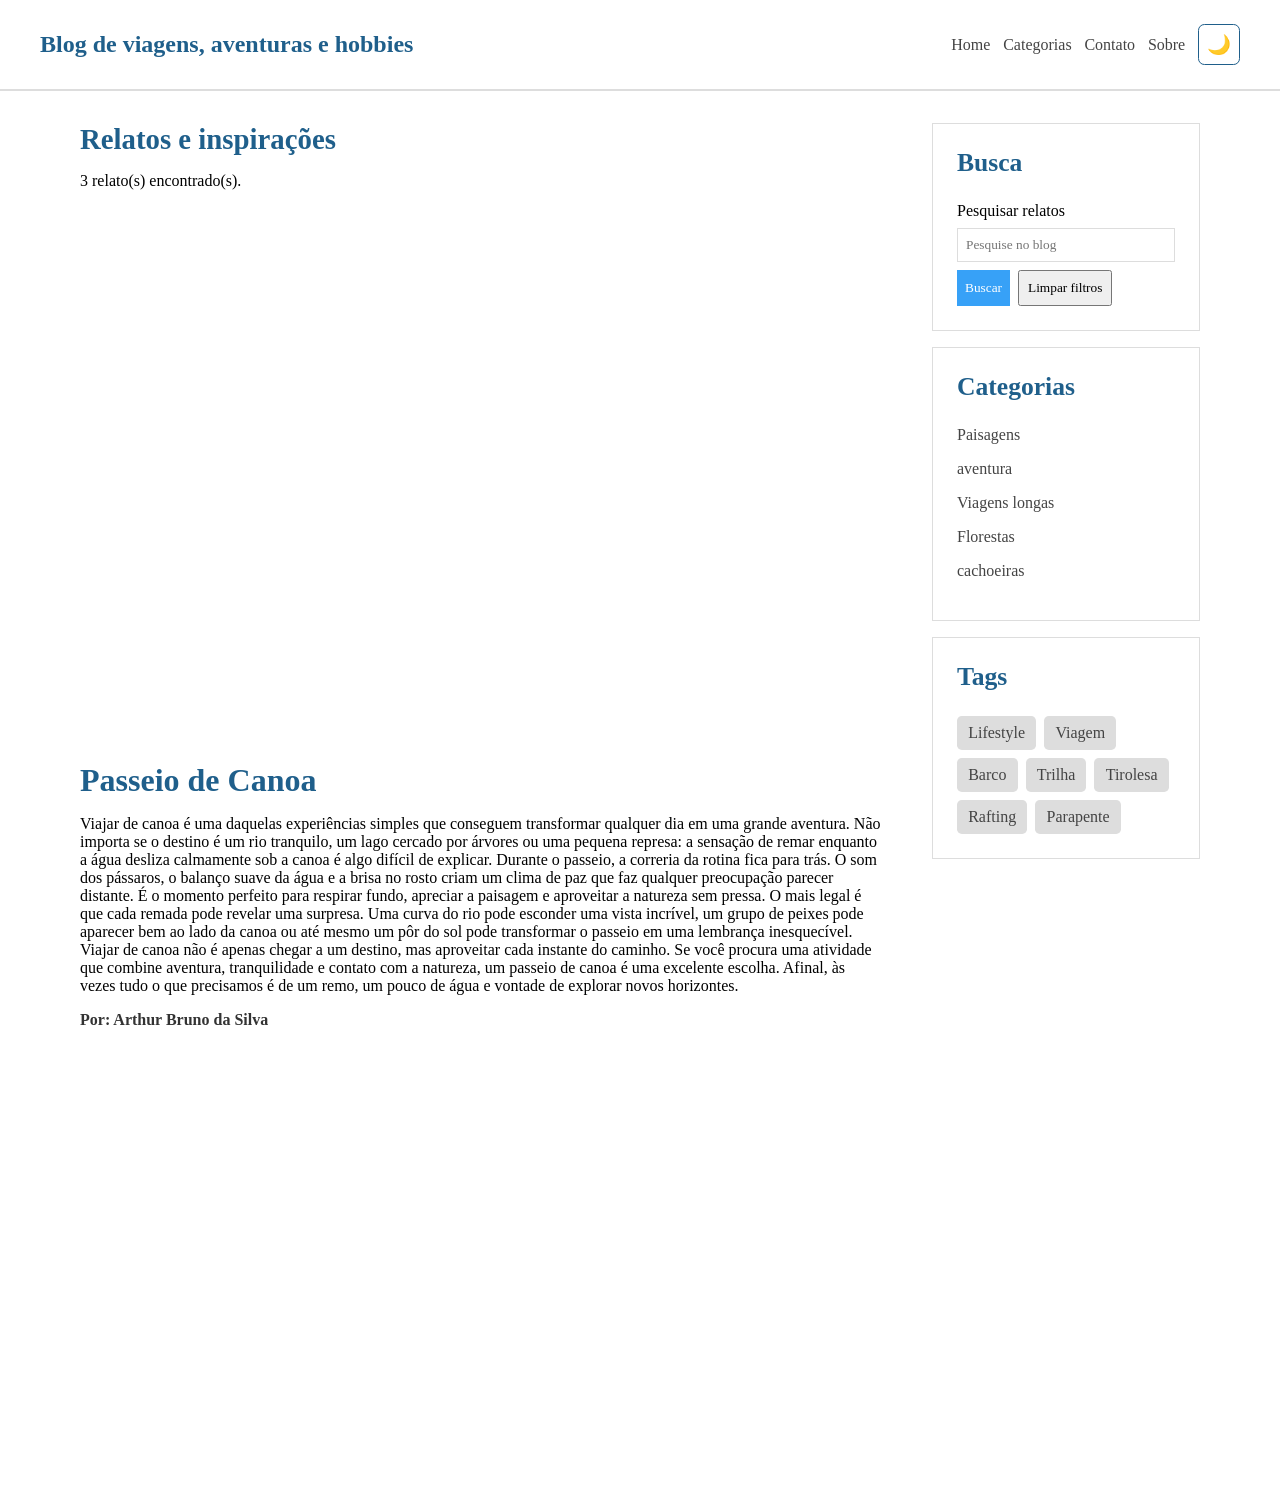
<file: demos/blog/index.html>
<!doctype html>
<html lang="pt-BR"><head><meta charset="utf-8"><meta name="viewport" content="width=device-width, initial-scale=1"><meta http-equiv="refresh" content="0;url=./HTML/index.html"><title>Blog de viagens e hobbies</title></head><body><a href="./HTML/index.html">Abrir o blog de viagens e hobbies</a></body></html>
</file>
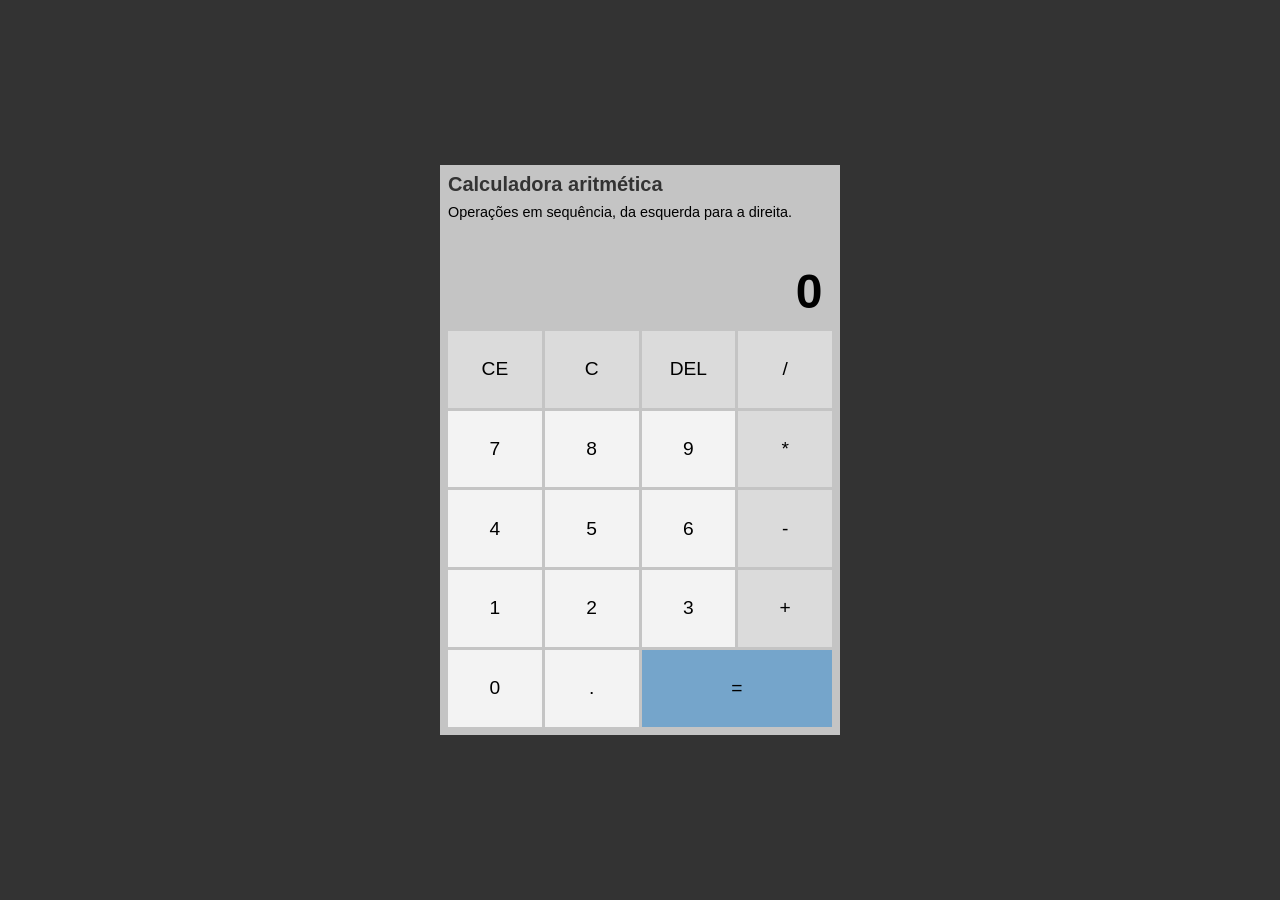
<file: demos/calculadora/index.html>
<!DOCTYPE html>
<html lang="pt-BR">
<head>
    <meta charset="UTF-8">
    <meta name="viewport" content="width=device-width, initial-scale=1.0">
    <link rel="stylesheet" href="styles.css">
    <script src="scripts.js" defer></script>
    <meta name="description" content="Calculadora aritmética com operações básicas e suporte ao teclado.">
    <title>Calculadora aritmética | Arthur Bruno</title>
</head>
<body>
    <main id="calc" aria-labelledby="calculator-title">
        <h1 id="calculator-title">Calculadora aritmética</h1>
        <p>Operações em sequência, da esquerda para a direita.</p>
        <div id="operations">
            <div id="previous-operation"></div>
            <div id="current-operation" role="status" aria-live="polite" aria-label="Resultado">0</div>
        </div>

        <div id="buttons-container">
            <button type="button" aria-label="Limpar entrada atual">CE</button>
            <button type="button" aria-label="Limpar tudo">C</button>
            <button type="button" aria-label="Apagar último dígito">DEL</button>
            <button>/</button>
            <button class="number">7</button>
            <button class="number">8</button>
            <button class="number">9</button>
            <button>*</button>
            <button class="number">4</button>
            <button class="number">5</button>
            <button class="number">6</button>
            <button>-</button>
            <button class="number">1</button>
            <button class="number">2</button>
            <button class="number">3</button>
            <button>+</button>
            <button class="number">0</button>
            <button class="number">.</button>
            <button id="equal-btn">=</button>
        </div>
    </main>
</body>
</html>
</file>
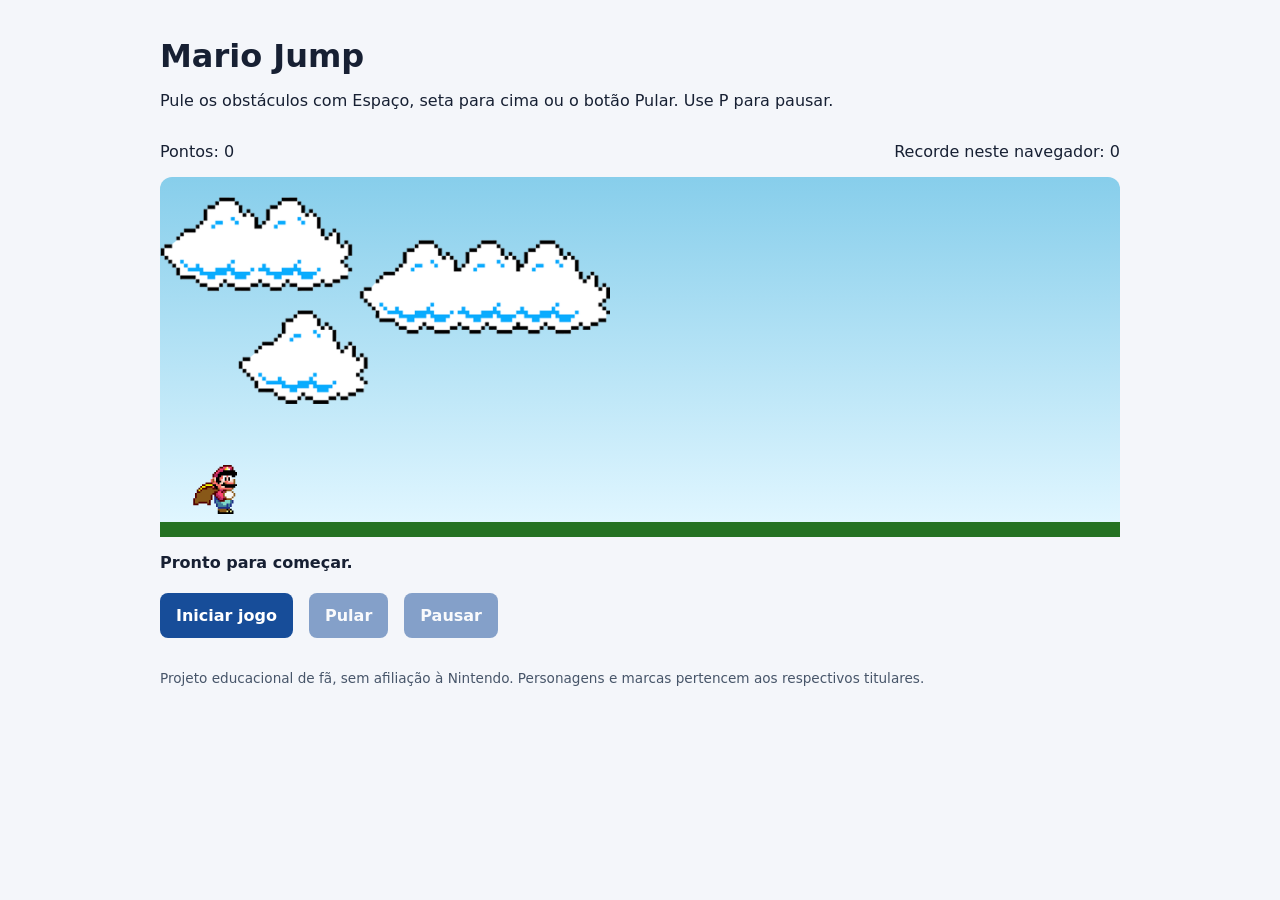
<file: demos/mario/index.html>
<!doctype html>
<html lang="pt-BR">
<head>
<meta charset="utf-8">
<meta name="viewport" content="width=device-width, initial-scale=1">
<meta name="description" content="Jogo de estudo com salto, obstáculos, pontuação e controles por teclado ou toque.">
<title>Mario Jump | Arthur Bruno</title>
<link rel="stylesheet" href="./css/style.css">
<script src="./js/scrypts.js" defer></script>
</head>
<body>
<main>
<h1>Mario Jump</h1>
<p id="instructions">Pule os obstáculos com Espaço, seta para cima ou o botão Pular. Use P para pausar.</p>
<div class="scoreboard"><p>Pontos: <span id="score">0</span></p><p>Recorde neste navegador: <span id="best">0</span></p></div>
<div class="game-board" role="region" aria-label="Área do jogo" aria-describedby="instructions" tabindex="0">
<img src="./images/clouds.png" class="clouds" alt="">
<img src="./images/mario.gif" class="mario" alt="Mario" width="64" height="80">
<img src="./images/pipe.png" class="pipe" alt="Obstáculo" width="50" height="70">
</div>
<p id="game-status" role="status" aria-live="polite">Pronto para começar.</p>
<div class="controls"><button id="start" type="button">Iniciar jogo</button><button id="jump" type="button" disabled>Pular</button><button id="pause" type="button" disabled>Pausar</button></div>
<p class="credits">Projeto educacional de fã, sem afiliação à Nintendo. Personagens e marcas pertencem aos respectivos titulares.</p>
</main>
</body>
</html>
</file>
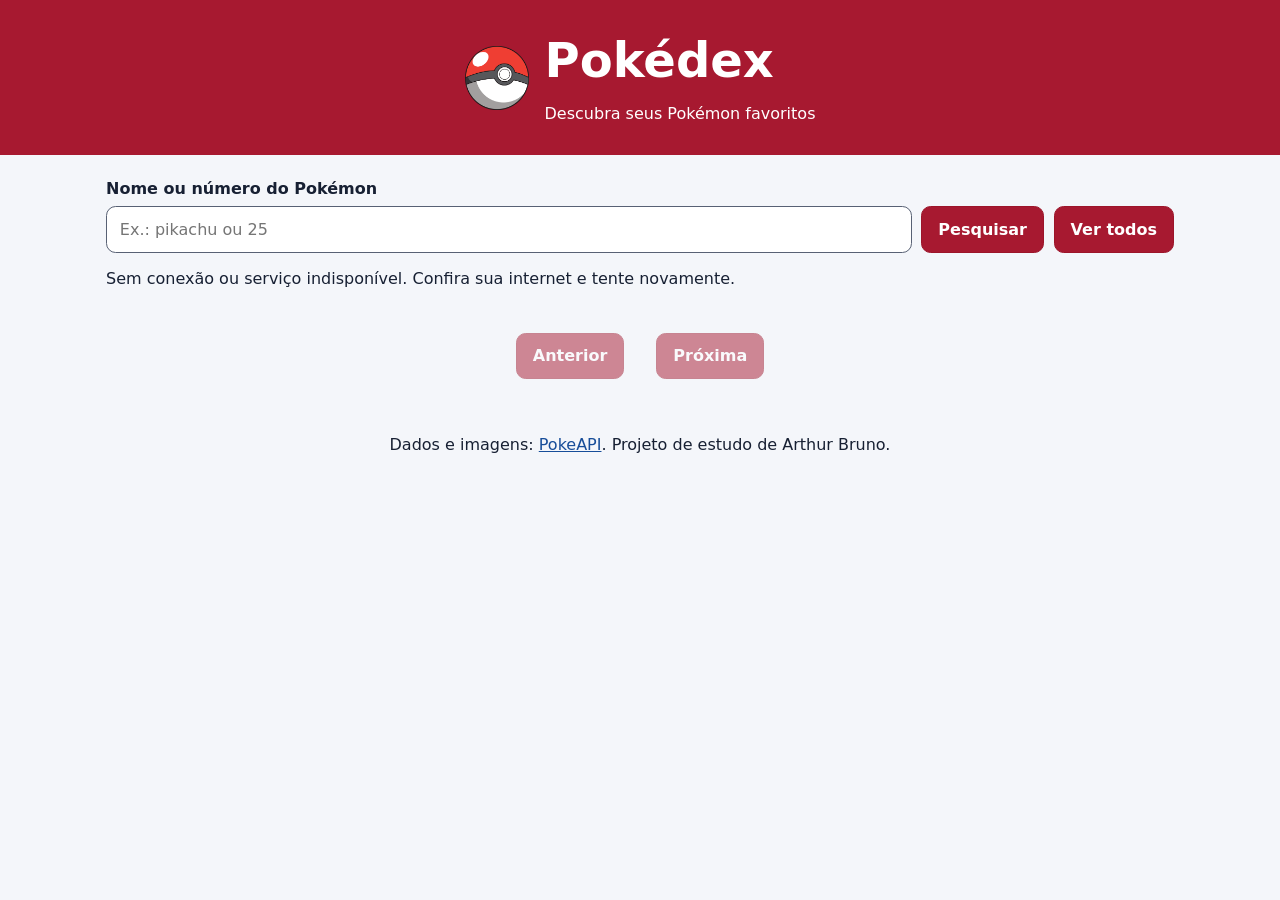
<file: demos/pokedex/index.html>
<!doctype html>
<html lang="pt-BR"><head><meta charset="utf-8"><meta name="viewport" content="width=device-width, initial-scale=1"><meta http-equiv="refresh" content="0;url=./src/index.html"><title>Pokédex</title></head>
<body><a href="./src/index.html">Abrir a Pokédex</a></body></html>
</file>
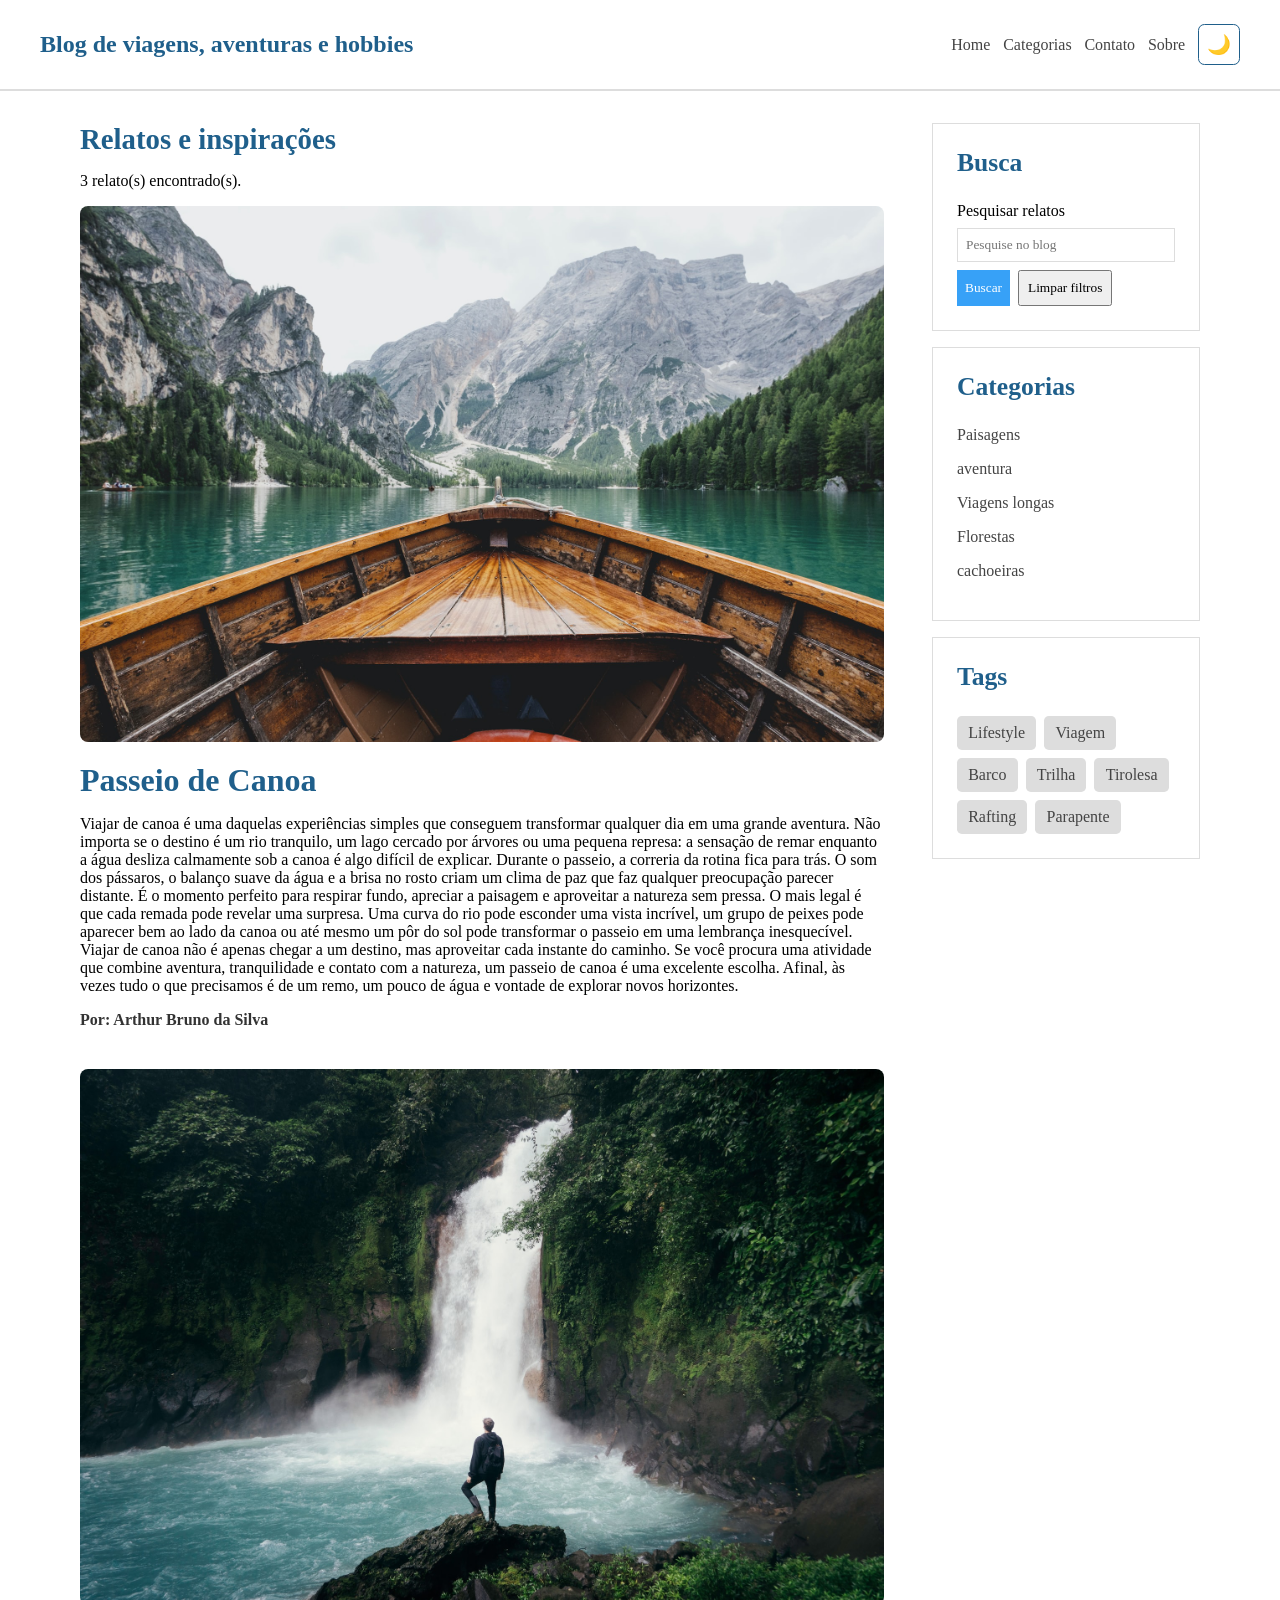
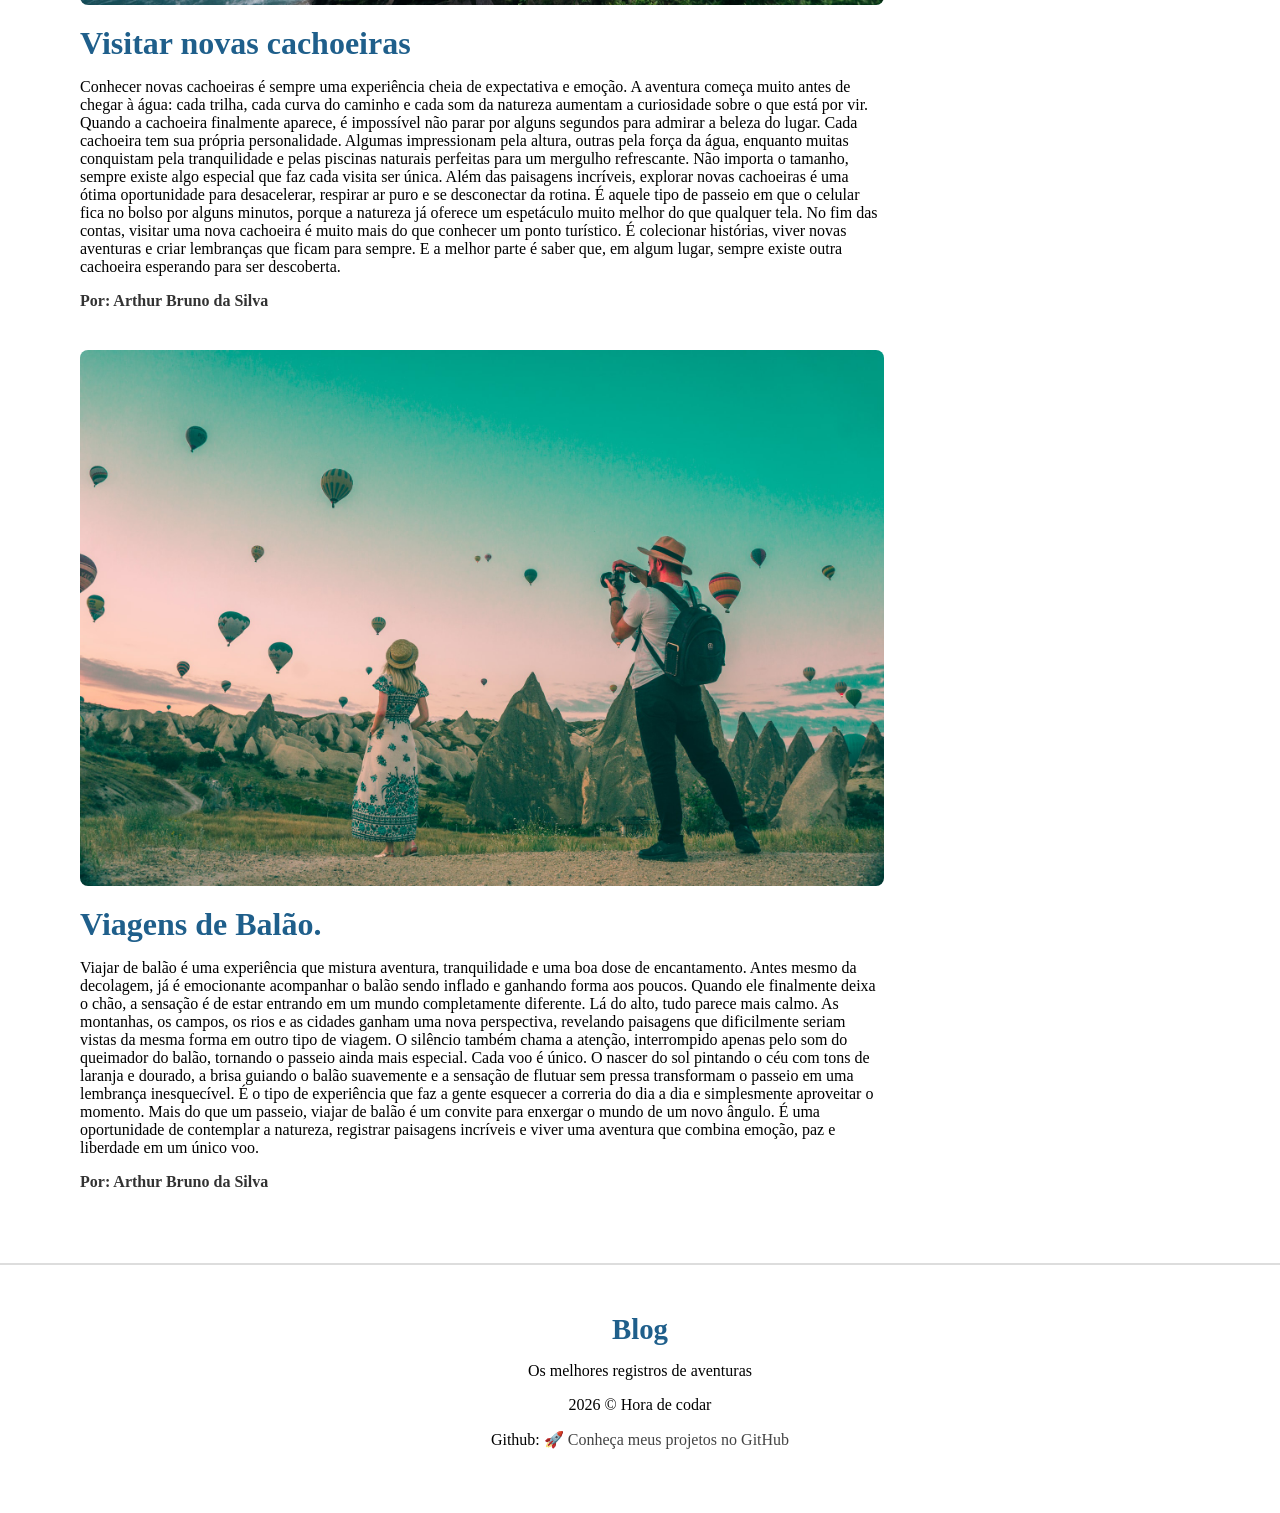
<file: demos/blog/HTML/index.html>
<!doctype html>
<html lang="pt-BR">
  <head>
    <meta charset="UTF-8" />
    <meta name="viewport" content="width=device-width, initial-scale=1.0" />
    <meta name="description" content="Blog de viagens, aventuras e hobbies com dicas, inspirações e relatos para explorar o mundo com mais calma e curiosidade." />
    <meta name="keywords" content="viagens, aventuras, hobbies, natureza, cachoeiras, blog" />
    <meta name="author" content="Arthur Bruno da Silva" />
    <meta name="robots" content="index,follow" />
    <title>Blog de viagens, aventuras e hobbies</title>
    <link rel="stylesheet" href="../CSS/style.css" />
    <link rel="stylesheet" href="../CSS/button.css" />
  </head>
  <body>
    <header>
      <nav id="navbar" aria-label="Navegação principal">
        <div id="navbar-inner">
          <h1>Blog de viagens, aventuras e hobbies</h1>
          <div class="nav-actions">
            <ul id="nav-links">
              <li><a href="./index.html">Home</a></li>
              <li><a href="./categorias.html">Categorias</a></li>
              <li><a href="./contato.html">Contato</a></li>
              <li><a href="./Sobre.html">Sobre</a></li>
            </ul>
            <button id="dark-mode" type="button" aria-label="Alternar tema" aria-pressed="false">🌙</button>
          </div>
        </div>
      </nav>
    </header>
    <div class="container">
      <main id="posts-container">
<h2>Relatos e inspirações</h2>
<p id="filter-status" role="status" aria-live="polite"></p>
        <article class="post" id="canoa" data-categories="paisagens aventura florestas novos-hobbies" data-tags="lifestyle viagem barco">
          <img loading="lazy" decoding="async" src="../img/f1.jpg" alt="Passeio de canoa" />
          <h2 class="title">Passeio de Canoa</h2>
          <p class="description">
            Viajar de canoa é uma daquelas experiências simples que conseguem
            transformar qualquer dia em uma grande aventura. Não importa se o
            destino é um rio tranquilo, um lago cercado por árvores ou uma
            pequena represa: a sensação de remar enquanto a água desliza
            calmamente sob a canoa é algo difícil de explicar. Durante o
            passeio, a correria da rotina fica para trás. O som dos pássaros, o
            balanço suave da água e a brisa no rosto criam um clima de paz que
            faz qualquer preocupação parecer distante. É o momento perfeito para
            respirar fundo, apreciar a paisagem e aproveitar a natureza sem
            pressa. O mais legal é que cada remada pode revelar uma surpresa.
            Uma curva do rio pode esconder uma vista incrível, um grupo de
            peixes pode aparecer bem ao lado da canoa ou até mesmo um pôr do sol
            pode transformar o passeio em uma lembrança inesquecível. Viajar de
            canoa não é apenas chegar a um destino, mas aproveitar cada instante
            do caminho. Se você procura uma atividade que combine aventura,
            tranquilidade e contato com a natureza, um passeio de canoa é uma
            excelente escolha. Afinal, às vezes tudo o que precisamos é de um
            remo, um pouco de água e vontade de explorar novos horizontes.
          </p>
          <p class="author">Por: Arthur Bruno da Silva</p>
  
        </article>

        <article class="post" id="cachoeiras" data-categories="paisagens aventura florestas cachoeiras novos-hobbies" data-tags="lifestyle viagem trilha">
          <img loading="lazy" decoding="async" src="../img/f2.jpg" alt="Passeio turistico em uma cachoeira." />
          <h2 class="title">Visitar novas cachoeiras</h2>
          <p class="description">
            Conhecer novas cachoeiras é sempre uma experiência cheia de
            expectativa e emoção. A aventura começa muito antes de chegar à
            água: cada trilha, cada curva do caminho e cada som da natureza
            aumentam a curiosidade sobre o que está por vir. Quando a cachoeira
            finalmente aparece, é impossível não parar por alguns segundos para
            admirar a beleza do lugar. Cada cachoeira tem sua própria
            personalidade. Algumas impressionam pela altura, outras pela força
            da água, enquanto muitas conquistam pela tranquilidade e pelas
            piscinas naturais perfeitas para um mergulho refrescante. Não
            importa o tamanho, sempre existe algo especial que faz cada visita
            ser única. Além das paisagens incríveis, explorar novas cachoeiras é
            uma ótima oportunidade para desacelerar, respirar ar puro e se
            desconectar da rotina. É aquele tipo de passeio em que o celular
            fica no bolso por alguns minutos, porque a natureza já oferece um
            espetáculo muito melhor do que qualquer tela. No fim das contas,
            visitar uma nova cachoeira é muito mais do que conhecer um ponto
            turístico. É colecionar histórias, viver novas aventuras e criar
            lembranças que ficam para sempre. E a melhor parte é saber que, em
            algum lugar, sempre existe outra cachoeira esperando para ser
            descoberta.
          </p>
          <p class="author">Por: Arthur Bruno da Silva</p>
          
        </article>

        <article class="post" id="balao" data-categories="paisagens aventura viagens-longas novos-hobbies" data-tags="lifestyle viagem balao">
          <img loading="lazy" decoding="async" src="../img/f3.jpg" alt="Lançamento de balões." />
          <h2 class="title">Viagens de Balão.</h2>
          <p class="description">
            Viajar de balão é uma experiência que mistura aventura,
            tranquilidade e uma boa dose de encantamento. Antes mesmo da
            decolagem, já é emocionante acompanhar o balão sendo inflado e
            ganhando forma aos poucos. Quando ele finalmente deixa o chão, a
            sensação é de estar entrando em um mundo completamente diferente. Lá
            do alto, tudo parece mais calmo. As montanhas, os campos, os rios e
            as cidades ganham uma nova perspectiva, revelando paisagens que
            dificilmente seriam vistas da mesma forma em outro tipo de viagem. O
            silêncio também chama a atenção, interrompido apenas pelo som do
            queimador do balão, tornando o passeio ainda mais especial. Cada voo
            é único. O nascer do sol pintando o céu com tons de laranja e
            dourado, a brisa guiando o balão suavemente e a sensação de flutuar
            sem pressa transformam o passeio em uma lembrança inesquecível. É o
            tipo de experiência que faz a gente esquecer a correria do dia a dia
            e simplesmente aproveitar o momento. Mais do que um passeio, viajar
            de balão é um convite para enxergar o mundo de um novo ângulo. É uma
            oportunidade de contemplar a natureza, registrar paisagens incríveis
            e viver uma aventura que combina emoção, paz e liberdade em um único
            voo.
          </p>
          <p class="author">Por: Arthur Bruno da Silva</p>
          
        </article>
      </main>
      <aside id="sidebar">
        <section id="search-bar">
          <h4>Busca</h4>
          <form role="search">
            <label for="blog-search">Pesquisar relatos</label>
            <input type="search" id="blog-search" name="q" placeholder="Pesquise no blog" />
            <input type="submit" value="Buscar" />
<button type="button" id="clear-filters">Limpar filtros</button>
          </form>
        </section>

        <section id="categories">
          <h4>Categorias</h4>
          <nav>
            <ul>
              <li><a href="./index.html?categoria=paisagens#posts-container">Paisagens</a></li>
              <li><a href="./index.html?categoria=aventura#posts-container">aventura</a></li>
              <li><a href="./index.html?categoria=viagens-longas#posts-container">Viagens longas</a></li>
              <li><a href="./index.html?categoria=florestas#posts-container">Florestas</a></li>
              <li><a href="./index.html?categoria=cachoeiras#posts-container">cachoeiras</a></li>
            </ul>
          </nav>
        </section>

        <section id="tags">
          <h4>Tags</h4>
          <div id="tags-container">
            <a href="./index.html?tag=lifestyle#posts-container">Lifestyle</a>
            <a href="./index.html?tag=viagem#posts-container">Viagem</a>
            <a href="./index.html?tag=barco#posts-container">Barco</a>
            <a href="./index.html?tag=trilha#posts-container">Trilha</a>
            <a href="./index.html?tag=tirolesa#posts-container">Tirolesa</a>
            <a href="./index.html?tag=rafting#posts-container">Rafting</a>
            <a href="./index.html?tag=parapente#posts-container">Parapente</a>
          </div>
        </section>
      </aside>
    </div>

    <footer id="footer">
      <h2>Blog</h2>
      <p>Os melhores registros de aventuras</p>
      <p>2026 &copy; Hora de codar</p>
      <p>
        Github: <a href="https://github.com/ArthurBrunoS" target="_blank" rel="noopener noreferrer">🚀 Conheça meus projetos no GitHub</a>
      </p>
    </footer>

    <button id="back-to-top" type="button" aria-label="Voltar ao topo">↑</button>
  <script src="../script.js" defer></script>
  </body>
</html>
</file>
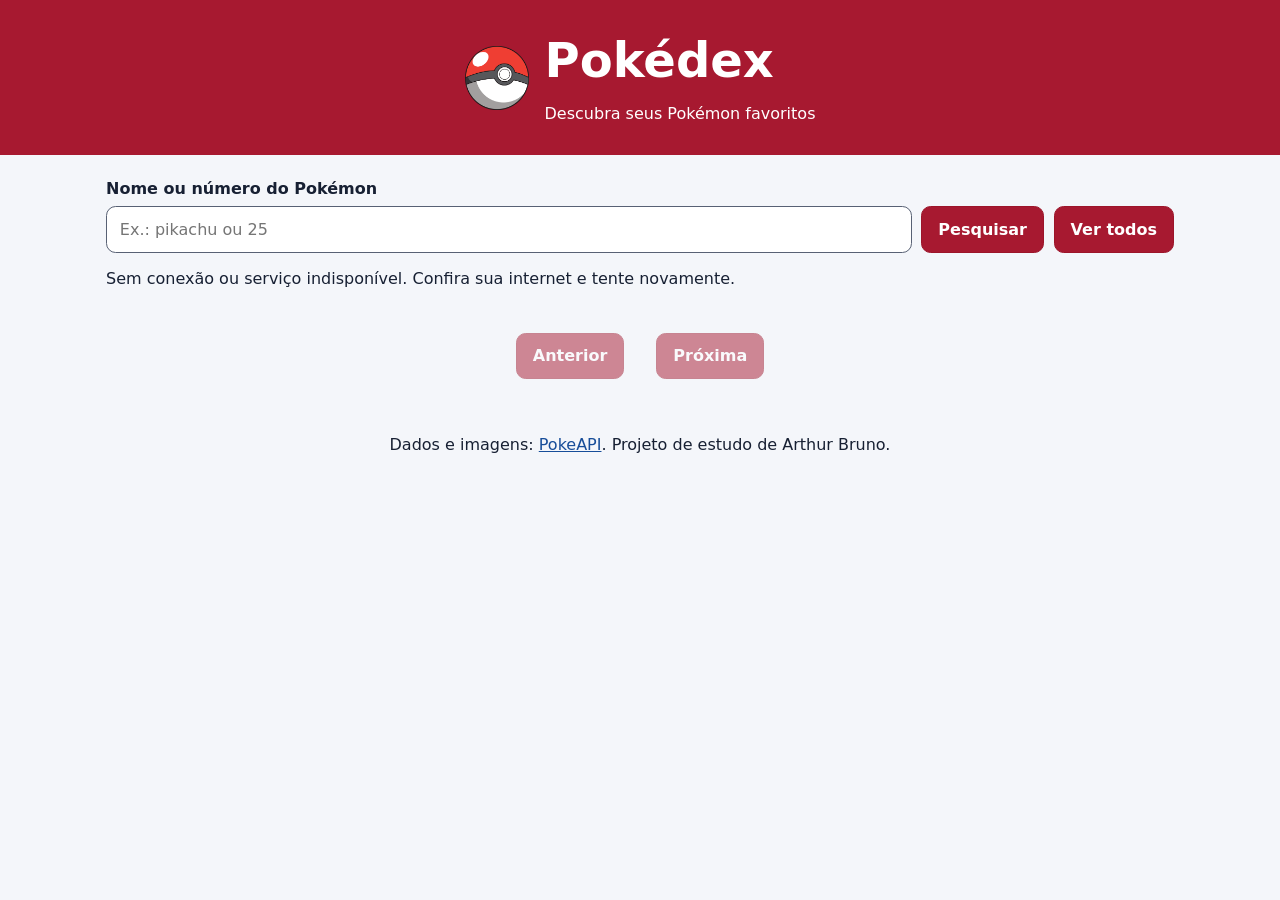
<file: demos/pokedex/src/index.html>
<!doctype html>
<html lang="pt-BR">
<head>
<meta charset="UTF-8">
<meta name="viewport" content="width=device-width, initial-scale=1">
<meta name="description" content="Explore Pokémon, pesquise por nome ou número e consulte tipos, medidas e habilidades.">
<title>Pokédex | Arthur Bruno</title>
<link rel="stylesheet" href="./Css/styles.css">
<script src="./js/source.js" defer></script>
</head>
<body>
<header>
<img id="pokebola" src="./img/Pokebola-pokeball-png-0.png" width="64" height="64" alt="">
<div><h1>Pokédex</h1><p>Descubra seus Pokémon favoritos</p></div>
</header>
<main>
<form id="search-form" role="search">
<label for="searchInput">Nome ou número do Pokémon</label>
<div class="search-controls"><input type="search" id="searchInput" placeholder="Ex.: pikachu ou 25" autocomplete="off">
<button type="submit" id="button-search">Pesquisar</button><button type="button" id="reset-search">Ver todos</button></div>
</form>
<p id="status" role="status" aria-live="polite"></p>
<section id="listPokemon" aria-label="Pokémon" aria-busy="false"></section>
<nav class="pagination" aria-label="Paginação">
<button id="previous" type="button">Anterior</button><span id="page-label"></span><button id="next" type="button">Próxima</button>
</nav>
<dialog id="pokemon-dialog" aria-labelledby="details-title">
<button id="close-dialog" type="button" autofocus>Fechar detalhes</button>
<div id="pokemon-details"></div>
</dialog>
</main>
<footer>Dados e imagens: <a href="https://pokeapi.co/">PokeAPI</a>. Projeto de estudo de Arthur Bruno.</footer>
</body>
</html>
</file>
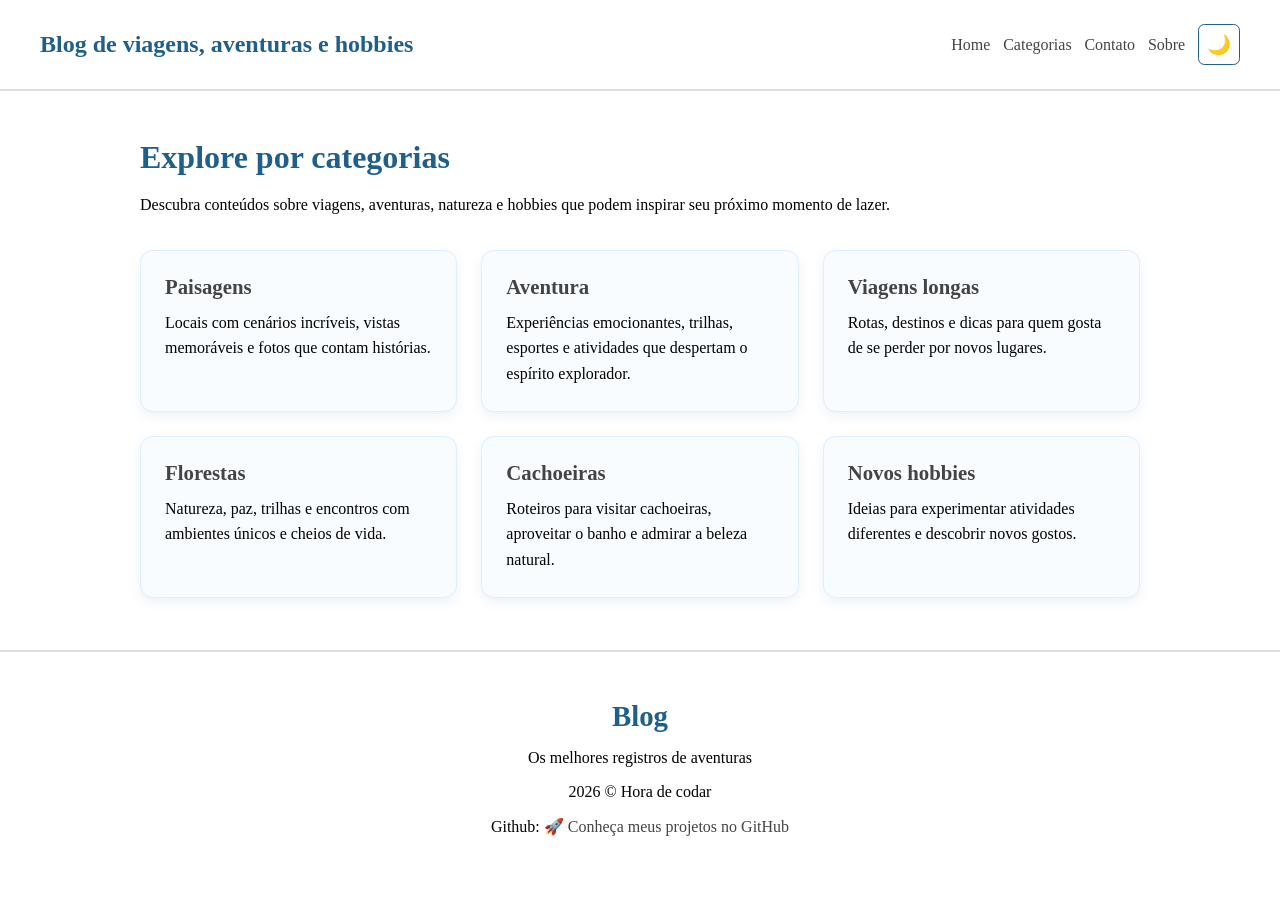
<file: demos/blog/HTML/categorias.html>
<!doctype html>
<html lang="pt-BR">
  <head>
    <meta charset="UTF-8" />
    <meta name="viewport" content="width=device-width, initial-scale=1.0" />
    <meta name="description" content="Explore categorias de viagens, aventura e hobbies no blog para encontrar inspirações e ideias de passeios." />
    <meta name="keywords" content="categorias, viagens, aventura, hobbies, natureza" />
    <meta name="author" content="Arthur Bruno da Silva" />
    <meta name="robots" content="index,follow" />
    <title>Categorias de viagens e hobbies</title>
    <link rel="stylesheet" href="../CSS/style.css" />
    <link rel="stylesheet" href="../CSS/button.css" />
  </head>
  <body>
    <header>
      <nav id="navbar" aria-label="Navegação principal">
        <div id="navbar-inner">
          <h1>Blog de viagens, aventuras e hobbies</h1>
          <div class="nav-actions">
            <ul id="nav-links">
              <li><a href="./index.html">Home</a></li>
              <li><a href="./categorias.html">Categorias</a></li>
              <li><a href="./contato.html">Contato</a></li>
              <li><a href="./Sobre.html">Sobre</a></li>
            </ul>
            <button id="dark-mode" type="button" aria-label="Alternar tema" aria-pressed="false">🌙</button>
          </div>
        </div>
      </nav>
    </header>

    <main class="container categories-page">
      <section class="categories-content">
        <h2>Explore por categorias</h2>
        <p>
          Descubra conteúdos sobre viagens, aventuras, natureza e hobbies que
          podem inspirar seu próximo momento de lazer.
        </p>

        <div class="categories-grid">
          <article class="category-card">
            <h3><a href="./index.html?categoria=paisagens#posts-container">Paisagens</a></h3>
            <p>Locais com cenários incríveis, vistas memoráveis e fotos que contam histórias.</p>
          </article>

          <article class="category-card">
            <h3><a href="./index.html?categoria=aventura#posts-container">Aventura</a></h3>
            <p>Experiências emocionantes, trilhas, esportes e atividades que despertam o espírito explorador.</p>
          </article>

          <article class="category-card">
            <h3><a href="./index.html?categoria=viagens-longas#posts-container">Viagens longas</a></h3>
            <p>Rotas, destinos e dicas para quem gosta de se perder por novos lugares.</p>
          </article>

          <article class="category-card">
            <h3><a href="./index.html?categoria=florestas#posts-container">Florestas</a></h3>
            <p>Natureza, paz, trilhas e encontros com ambientes únicos e cheios de vida.</p>
          </article>

          <article class="category-card">
            <h3><a href="./index.html?categoria=cachoeiras#posts-container">Cachoeiras</a></h3>
            <p>Roteiros para visitar cachoeiras, aproveitar o banho e admirar a beleza natural.</p>
          </article>

          <article class="category-card">
            <h3><a href="./index.html?categoria=novos-hobbies#posts-container">Novos hobbies</a></h3>
            <p>Ideias para experimentar atividades diferentes e descobrir novos gostos.</p>
          </article>
        </div>
      </section>
    </main>

    <footer id="footer">
      <h2>Blog</h2>
      <p>Os melhores registros de aventuras</p>
      <p>2026 &copy; Hora de codar</p>
      <p>
        Github: <a href="https://github.com/ArthurBrunoS" target="_blank" rel="noopener noreferrer">🚀 Conheça meus projetos no GitHub</a>
      </p>
    </footer>

    <button id="back-to-top" type="button" aria-label="Voltar ao topo">↑</button>
  <script src="../script.js" defer></script>
  </body>
</html>
</file>
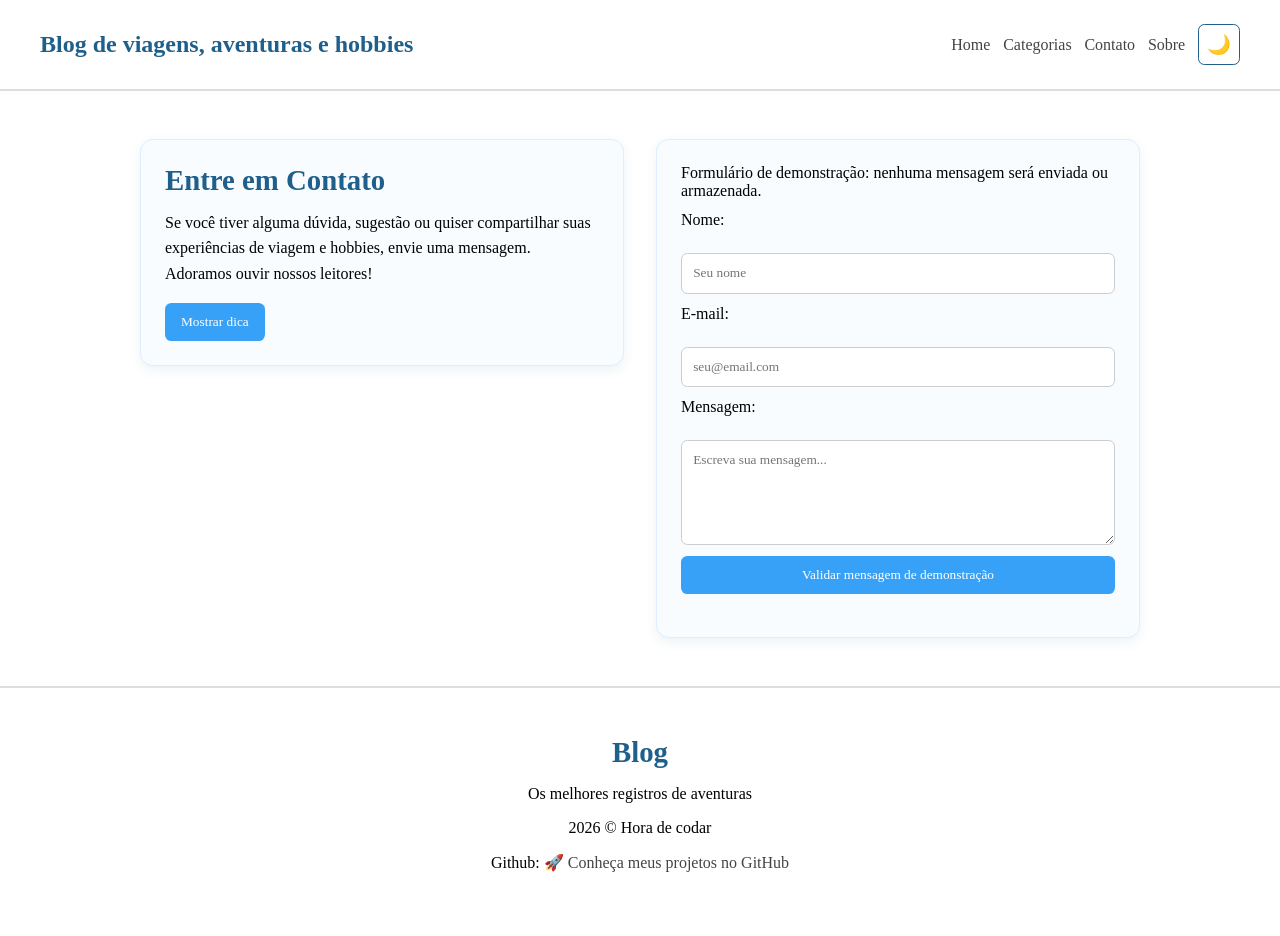
<file: demos/blog/HTML/contato.html>
<!doctype html>
<html lang="pt-BR">
  <head>
    <meta charset="UTF-8" />
    <meta name="viewport" content="width=device-width, initial-scale=1.0" />
    <meta name="description" content="Entre em contato com o blog para compartilhar experiências, sugestões ou dúvidas sobre viagens e hobbies." />
    <meta name="keywords" content="contato, viagens, hobbies, sugestões, mensagem" />
    <meta name="author" content="Arthur Bruno da Silva" />
    <meta name="robots" content="index,follow" />
    <title>Contato | Blog de viagens e hobbies</title>
    <link rel="stylesheet" href="../CSS/style.css" />
    <link rel="stylesheet" href="../CSS/button.css" />
  </head>
  <body>
    <header>
      <nav id="navbar" aria-label="Navegação principal">
        <div id="navbar-inner">
          <h1>Blog de viagens, aventuras e hobbies</h1>
          <div class="nav-actions">
            <ul id="nav-links">
              <li><a href="./index.html">Home</a></li>
              <li><a href="./categorias.html">Categorias</a></li>
              <li><a href="./contato.html">Contato</a></li>
              <li><a href="./Sobre.html">Sobre</a></li>
            </ul>
            <button id="dark-mode" type="button" aria-label="Alternar tema" aria-pressed="false">🌙</button>
          </div>
        </div>
      </nav>
    </header>
    <main class="container contact-page">
      <section class="contact-section reveal" aria-labelledby="contato-titulo">
        <div class="contact-info">
          <h2 id="contato-titulo">Entre em Contato</h2>
          <p>
            Se você tiver alguma dúvida, sugestão ou quiser compartilhar suas
            experiências de viagem e hobbies, envie uma mensagem. Adoramos
            ouvir nossos leitores!
          </p>

          <button id="toggle-tip" type="button" aria-expanded="false" aria-controls="tip-box">Mostrar dica</button>
          <div id="tip-box" class="tip-box">
            Dica: use um e-mail válido e descreva sua ideia com detalhes para
            receber uma resposta mais completa.
          </div>
        </div>

        <form class="contact-form" aria-describedby="contact-note">
<p id="contact-note">Formulário de demonstração: nenhuma mensagem será enviada ou armazenada.</p>
          <label for="name">Nome:</label>
          <input type="text" id="name" name="name" required maxlength="100" placeholder="Seu nome" />

          <label for="email">E-mail:</label>
          <input type="email" id="email" name="email" required placeholder="seu@email.com" />

          <label for="message">Mensagem:</label>
          <textarea id="message" name="message" required minlength="10" maxlength="2000" rows="5" placeholder="Escreva sua mensagem..."></textarea>

          <button type="submit">Validar mensagem de demonstração</button>
          <p id="form-message" class="form-message" aria-live="polite"></p>
        </form>
      </section>
    </main>

    <footer id="footer">
      <h2>Blog</h2>
      <p>Os melhores registros de aventuras</p>
      <p>2026 &copy; Hora de codar</p>
      <p>
        Github: <a href="https://github.com/ArthurBrunoS" target="_blank" rel="noopener noreferrer">🚀 Conheça meus projetos no GitHub</a>
      </p>
    </footer>

    <button id="back-to-top" type="button" aria-label="Voltar ao topo">↑</button>
  <script src="../script.js" defer></script>
  </body>
</html>
</file>
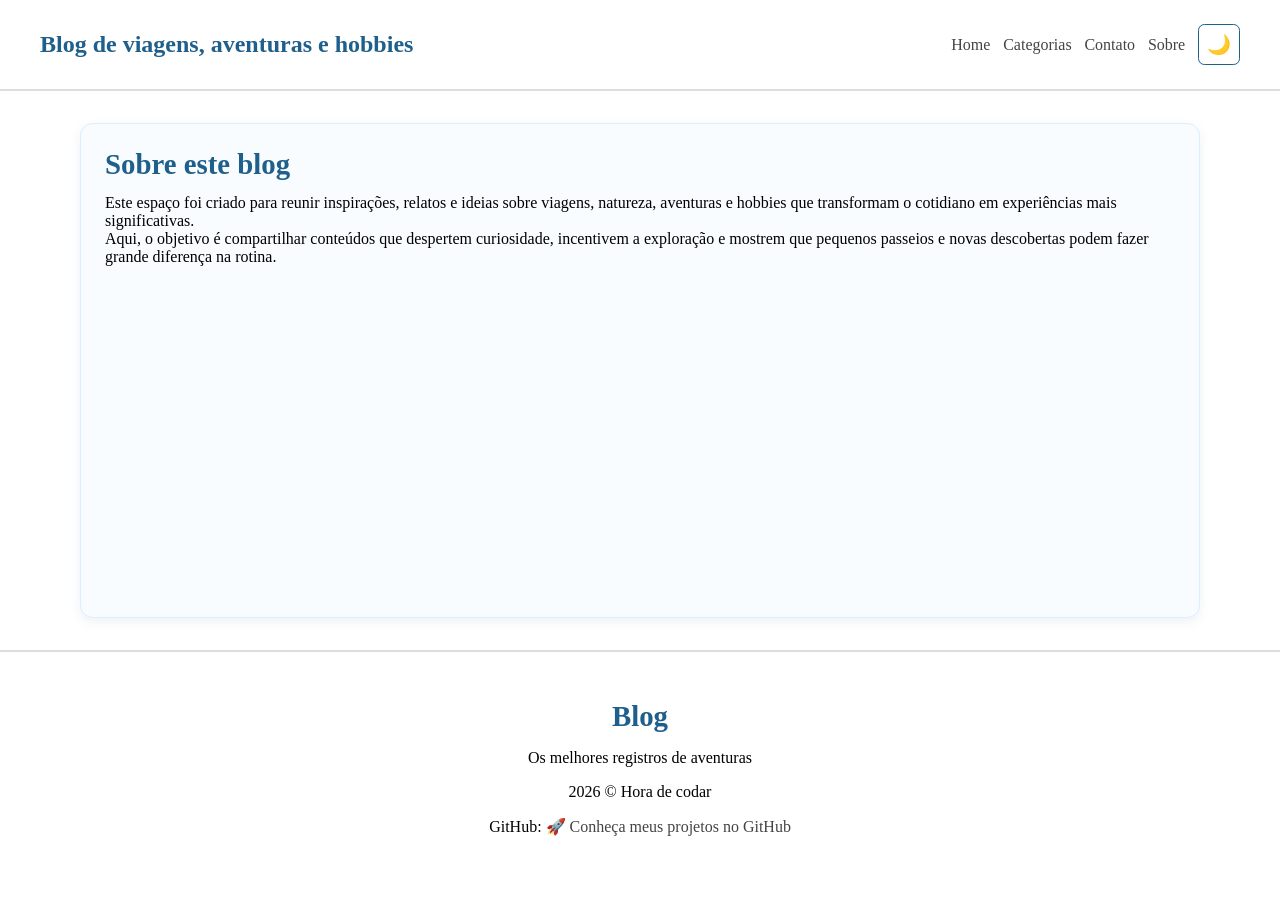
<file: demos/blog/HTML/Sobre.html>
<!doctype html>
<html lang="pt-BR">
  <head>
    <meta charset="UTF-8" />
    <meta name="viewport" content="width=device-width, initial-scale=1.0" />
    <meta name="description" content="Conheça o propósito do blog, seus temas e a proposta de compartilhar experiências de viagens e hobbies." />
    <meta name="keywords" content="sobre, blog, viagens, hobbies, propósito" />
    <meta name="author" content="Arthur Bruno da Silva" />
    <meta name="robots" content="index,follow" />
    <title>Sobre o blog</title>
    <link rel="stylesheet" href="../CSS/style.css" />
    <link rel="stylesheet" href="../CSS/button.css" />
  </head>
  <body>
    <header>
      <nav id="navbar" aria-label="Navegação principal">
        <div id="navbar-inner">
          <h1>Blog de viagens, aventuras e hobbies</h1>
          <div class="nav-actions">
            <ul id="nav-links">
              <li><a href="./index.html">Home</a></li>
              <li><a href="./categorias.html">Categorias</a></li>
              <li><a href="./contato.html">Contato</a></li>
              <li><a href="./Sobre.html">Sobre</a></li>
            </ul>
            <button id="dark-mode" type="button" aria-label="Alternar tema" aria-pressed="false">🌙</button>
          </div>
        </div>
      </nav>
    </header>


    <main class="container">
      <section class="reveal about-card" aria-labelledby="sobre-titulo">
        <h2 id="sobre-titulo">Sobre este blog</h2>
        <p>
          Este espaço foi criado para reunir inspirações, relatos e ideias sobre viagens,
          natureza, aventuras e hobbies que transformam o cotidiano em experiências mais
          significativas.
        </p>
        <p>
          Aqui, o objetivo é compartilhar conteúdos que despertem curiosidade, incentivem a
          exploração e mostrem que pequenos passeios e novas descobertas podem fazer grande
          diferença na rotina.
        </p>
      </section>
    </main>

    <footer id="footer">
      <h2>Blog</h2>
      <p>Os melhores registros de aventuras</p>
      <p>2026 &copy; Hora de codar</p>
      <p>
        GitHub: <a href="https://github.com/ArthurBrunoS" target="_blank" rel="noopener noreferrer">🚀 Conheça meus projetos no GitHub</a>
      </p>
    </footer>

    <button id="back-to-top" type="button" aria-label="Voltar ao topo">↑</button>
  <script src="../script.js" defer></script>
  </body>
</html>
</file>
<file: demos/calculadora/styles.css>
*{
    margin: 0;
    padding: 0;
    box-sizing: border-box;
    font-family: Helvetica;
}

body{
    background-color: #333;
    display: flex;
    align-items: center;
    justify-content: center;
    padding: 1rem;
    min-height: 100vh;
}

#calc{
    width: min(100%, 400px);
    padding: .5em;
    background-color: #c4c4c4;
    color: black;
    display: flex;
    flex-direction: column;
}

#calc h1{
    font-size: 1.25em;
    font-weight: 700;
    color: #333;
}

#operations{
    text-align: right;
}

#previous-operation, #current-operation{
    min-height: 1.6em;
    padding: 0.2em;
    overflow-wrap: break-word;
}

#previous-operation{
    color: #777;
    padding: .2em;
    overflow-wrap: break-word;
    min-height: 1.6em;
}

#current-operation{
    font-size: 3em;
    font-weight: 700;
}

#buttons-container{
    display: grid;
    grid-template-columns: 1fr 1fr 1fr 1fr;
    gap: 3px;
}

#buttons-container button{
    border: 1px solid transparent;
    border-radius: 0;
    height: 4em;
    font-size: 1.2em;
    background-color: #dbdbdb;
    cursor: pointer;
}

#buttons-container .number{
    background-color: #f3f3f3;
}

#buttons-container button:hover{
    background-color: #bababa;
    border-color: #999;
}

#buttons-container #equal-btn{
    grid-column: span 2;
    background-color: #75a5CB;
}

#buttons-container #equal-btn:hover{
    background-color: #3a91d8;
}




#calc > p { padding: .5rem 0; font-size: .9rem; }
#previous-operation { color: #454545; }
:focus-visible { outline: 3px solid #185cc4; outline-offset: 2px; }
@media(max-width: 360px) { #current-operation { font-size: 2rem; } }
</file>
<file: demos/mario/css/style.css>
* { box-sizing: border-box; }
:root { font-family: system-ui, sans-serif; color: #172033; background: #f4f6fa; }
body { margin: 0; padding: 1rem; }
main { max-width: 960px; margin: auto; }
h1 { margin-bottom: .5rem; }
.game-board { width: 100%; height: 360px; border-bottom: 15px solid #247223; position: relative; overflow: hidden; background: linear-gradient(#87ceeb, #e0f6ff); border-radius: .75rem .75rem 0 0; }
.mario { width: 64px; height: 80px; object-fit: contain; position: absolute; bottom: 0; left: 24px; }
.pipe { position: absolute; bottom: 0; left: 110%; width: 50px; height: 70px; }
.clouds { position: absolute; top: 20px; width: min(70%, 450px); animation: clouds-animation 18s infinite linear; pointer-events: none; }
.scoreboard, .controls { display: flex; flex-wrap: wrap; gap: 1rem; }
.scoreboard { justify-content: space-between; }
button { font: inherit; font-weight: 700; background: #174d99; color: white; padding: .8rem 1rem; border: 0; border-radius: .5rem; cursor: pointer; touch-action: manipulation; }
button:disabled { opacity: .5; cursor: default; }
:focus-visible { outline: 3px solid #aa1530; outline-offset: 4px; }
#game-status { min-height: 1.5rem; font-weight: 600; }
.credits { font-size: .85rem; color: #475569; margin-top: 2rem; }
@keyframes clouds-animation { from { right: -70%; } to { right: 100%; } }
@media (prefers-reduced-motion: reduce) { .clouds { animation: none; right: 10%; } }
</file>
<file: demos/blog/CSS/style.css>
/* Edição da página principal do blog */
*{
    padding: 0;
    margin: 0;
    font-family: Georgia;
}

ul{
    list-style: none;
}

a{
    text-decoration: none;
    color: #444;
    transition: 0.4s;
}

a:hover{
    color: #37a1f7;
}

/* Navbar */
#navbar{
    padding: 1.5rem 2.5rem;
    border-bottom: 2px solid #ddd;
}

#navbar-inner{
    display: flex;
    justify-content: space-between;
    align-items: center;
    max-width: 1200px;
    margin: 0 auto;
    gap: 1.2rem;
}

#navbar h2{
    font-family: 'Georgia', 'Times New Roman', serif;
    font-size: 1.4rem;
    font-weight: 700;
    color: #1f5f8b;
    letter-spacing: 0.03em;
}

h1, h2, h3, h4 {
    font-family: 'Georgia', 'Times New Roman', serif;
    color: #1f5f8b;
}

h2 {
    font-size: 1.8rem;
    margin-bottom: 0.8rem;
}

h3 {
    font-size: 1.3rem;
}

h4 {
    font-size: 1.1rem;
}

.nav-actions{
    display: flex;
    align-items: center;
    gap: 0.8rem;
}

#nav-links{
    display: flex;
    gap: 0.8rem;
    align-items: center;
}

/* Modo escuro */
.dark{
    background-color: #121212;
    color: #f5f5f5;
}

.dark #navbar,
.dark #footer{
    background-color: #1b1b1b;
}

.dark .post,
.dark #search-bar,
.dark #categories,
.dark #tags,
.dark .category-card,
.dark .contact-info,
.dark .contact-form,
.dark .about-card {
    background-color: #222;
    color: #f5f5f5;
    border-color: #3a3a3a;
}

.dark .category-card h3,
.dark .contact-info h2,
.dark .about-card h2,
.dark h1,
.dark h2,
.dark h3,
.dark h4 {
    color: #8ecbff;
}

.dark a,
.dark .author {
    color: #e8f4ff;
}

.dark .tip-box {
    background-color: #2a2a2a;
    color: #f5f5f5;
}

/* conteúdo principal */
.container{
    display: flex;
    gap: 3rem;
    padding: 2rem 2.5rem;
    max-width: 1200px;
    margin: 0 auto;
}
#posts-container{
    flex: 3 1 0;
}

.post{
    margin-bottom: 2.5rem;
}

.post img{
    width: 100%;
    margin-bottom: 1rem;
}


.title, .description, .author{
    margin-bottom: 1rem;
}

.title{
    font-size: 2rem;
}

.author{
    color: #333;
    font-weight: bold;
}

/* barra lateral */
#sidebar{
    flex: 1 1 0;
}

#search-bar, #categories, #tags{
    padding: 1.5rem;
    border: 1px solid #ddd;
    margin-bottom: 1rem;
}

#search-bar h4,
#categories h4,
#tags h4{
    margin-bottom: 1.5rem;
    font-size: 1.6rem;
}

#search-bar form{
    display: flex;
}

#search-bar input{
    padding: .5rem 0.5rem;
    border: 1px solid #ddd;
}

#search-bar input[type="submit"]{
    cursor: pointer;
    background-color: #37a1f7;
    color: #fff;
    border: none;

}

#categories li{
    margin-bottom: 1rem;
}

#tags-container{
    display: flex;
    flex-wrap: wrap;
    gap: 0.5rem;
}

#tags-container a{
    background-color: #ddd;
    padding: .5rem .7rem;
    border-radius: 0.3rem;
}

html,body{
    height: 100%;
}

body{
    display: flex;
    flex-direction: column;
    min-height: 100%;
}

.container{
    flex: 1;
}


/* Rodapé */
#footer{
    border-top: 2px solid #ddd;
    padding: 3rem;
    text-align: center;
}

#footer h2, #footer p{
    margin-bottom: 1rem;
}

.categories-page{
    justify-content: center;
    padding: 3rem 2.5rem;
}

.categories-content{
    width: 100%;
    max-width: 1000px;
}

.categories-content h2{
    margin-bottom: 1rem;
    font-size: 2rem;
}

.categories-content p{
    margin-bottom: 2rem;
    line-height: 1.6;
}

.categories-grid{
    display: grid;
    grid-template-columns: repeat(3, minmax(0, 1fr));
    gap: 1.5rem;
}

.category-card,
.about-card{
    background-color: #f9fcff;
    border: 1px solid #dceeff;
    border-radius: 0.8rem;
    padding: 1.5rem;
    box-shadow: 0 4px 12px rgba(31, 95, 139, 0.08);
}

.category-card h3{
    margin-bottom: 0.7rem;
    color: #1f5f8b;
}

.category-card p{
    margin-bottom: 0;
}

.new-hobbies-section{
    background-color: #f8fbff;
    border: 1px solid #dceeff;
    border-radius: 0.5rem;
    padding: 1.5rem;
    margin-bottom: 2.5rem;
}

.new-hobbies-section h3{
    margin-bottom: 0.8rem;
    color: #1f5f8b;
}

.new-hobbies-section p{
    margin-bottom: 1rem;
    line-height: 1.6;
}

.hobby-list{
    list-style: disc;
    padding-left: 1.2rem;
    display: grid;
    gap: 0.5rem;
}

#back-to-top,
#btn-topo{
    position: fixed;
    right: 1.25rem;
    bottom: 1.25rem;
    width: 3rem;
    height: 3rem;
    border: none;
    border-radius: 50%;
    background: linear-gradient(135deg, #37a1f7, #1f5f8b);
    color: #fff;
    font-size: 1.2rem;
    cursor: pointer;
    display: flex;
    align-items: center;
    justify-content: center;
    box-shadow: 0 6px 16px rgba(31, 95, 139, 0.28);
    opacity: 0;
    visibility: hidden;
    transform: translateY(12px);
    transition: all 0.3s ease;
    z-index: 1000;
}

#back-to-top.show,
#btn-topo.show{
    opacity: 1;
    visibility: visible;
    transform: translateY(0);
}

#back-to-top:hover,
#btn-topo:hover{
    transform: translateY(-3px) scale(1.04);
    box-shadow: 0 10px 20px rgba(31, 95, 139, 0.32);
}

.dark #back-to-top,
.dark #btn-topo{
    background: linear-gradient(135deg, #7ec4ff, #2f6ea3);
    box-shadow: 0 6px 16px rgba(0, 0, 0, 0.28);
}

.contact-page{
    justify-content: center;
    padding: 3rem 2.5rem;
}

.contact-section{
    display: grid;
    grid-template-columns: 1fr 1fr;
    gap: 2rem;
    width: 100%;
    max-width: 1000px;
    align-items: start;
}

.contact-info,
.contact-form{
    background-color: #f9fcff;
    border: 1px solid #dceeff;
    border-radius: 0.8rem;
    padding: 1.5rem;
    box-shadow: 0 4px 12px rgba(31, 95, 139, 0.08);
}

.contact-info h2,
.contact-form label{
    margin-bottom: 0.8rem;
}

.contact-info p{
    margin-bottom: 1rem;
    line-height: 1.6;
}

.contact-form{
    display: flex;
    flex-direction: column;
    gap: 0.7rem;
}

.contact-form input,
.contact-form textarea{
    padding: 0.7rem;
    border: 1px solid #ccc;
    border-radius: 0.4rem;
}

.contact-form button,
#toggle-tip{
    background-color: #37a1f7;
    color: #fff;
    border: none;
    padding: 0.7rem 1rem;
    border-radius: 0.4rem;
    cursor: pointer;
}

.contact-form button:hover,
#toggle-tip:hover{
    background-color: #1f5f8b;
}

.tip-box{
    display: none;
    margin-top: 0.8rem;
    background-color: #eef7ff;
    padding: 0.8rem;
    border-radius: 0.4rem;
}

.tip-box.active{
    display: block;
}

.form-message{
    margin-top: 0.5rem;
    font-size: 0.95rem;
}

.form-message.success{
    color: #1f7a3d;
}

.form-message.error{
    color: #b42318;
}

.contact-form input.error,
.contact-form textarea.error{
    border-color: #b42318;
}

.reveal{
    opacity: 0;
    transform: translateY(20px);
    transition: all 0.5s ease;
}

.reveal.visible{
    opacity: 1;
    transform: translateY(0);
}



@media (max-width: 768px){
    .contact-section{
        grid-template-columns: 1fr;
    }
}

/* Responsivo */
@media(max-width: 450px){
    .container{
        flex-wrap: wrap;
    }
}
* { box-sizing: border-box; }
[hidden] { display: none !important; }
:focus-visible { outline: 3px solid #1f5f8b; outline-offset: 4px; }
.dark :focus-visible { outline-color: #8ecbff; }
#posts-container, #sidebar { min-width: 0; }
#sidebar { min-width: 240px; }
.post { scroll-margin-top: 1rem; }
.post img { height: auto; border-radius: .5rem; }
#search-bar form { display: flex; flex-wrap: wrap; gap: .5rem; }
#search-bar label { width: 100%; }
#search-bar input[type="search"] { flex: 1 1 100%; min-width: 0; }
#clear-filters { padding: .5rem; cursor: pointer; }
#filter-status { margin: 1rem 0; }
.dark .new-hobbies-section { background: #222; color: #f5f5f5; border-color: #3a3a3a; }
.dark .form-message.error { color: #ffb4ac; }
.dark .form-message.success { color: #a3e7b5; }
@media (max-width: 900px) {
  #navbar-inner, .nav-actions { flex-wrap: wrap; }
  .container { flex-direction: column; gap: 1.5rem; }
  #sidebar { min-width: 0; width: 100%; }
  .categories-grid { grid-template-columns: repeat(2, minmax(0, 1fr)); }
}
@media (max-width: 560px) {
  #navbar { padding: 1rem; }
  #navbar h1 { font-size: 1.4rem; }
  #nav-links { flex-wrap: wrap; }
  .container, .categories-page, .contact-page { padding: 1rem; }
  .categories-grid, .contact-section { grid-template-columns: 1fr; }
}
@media (prefers-reduced-motion: reduce) {
  *, *::before, *::after { scroll-behavior: auto !important; transition: none !important; animation: none !important; }
  .reveal { opacity: 1; transform: none; }
}
</file>
<file: demos/blog/CSS/button.css>
#dark-mode { background: transparent; color: #1f5f8b; border: 1px solid currentColor; border-radius: .4rem; padding: .5rem; cursor: pointer; font-size: 1.2rem; }
.dark #dark-mode { color: #8ecbff; }
.dark input, .dark textarea { background: #2b3240; color: #fff; border-color: #8b96a8; }
</file>
<file: demos/pokedex/src/Css/styles.css>
* { box-sizing: border-box; }
:root { color-scheme: light; font-family: system-ui, sans-serif; color: #172033; background: #f4f6fa; }
body { margin: 0; }
header { display: flex; align-items: center; justify-content: center; gap: 1rem; padding: 2rem 1rem; color: white; background: #a71930; }
h1 { margin: 0; font-size: clamp(2rem, 6vw, 3rem); }
header p { margin-bottom: 0; }
main { max-width: 1100px; margin: auto; padding: 1.5rem 1rem; }
label { display: block; font-weight: 700; margin-bottom: .5rem; }
.search-controls { display: flex; gap: .6rem; flex-wrap: wrap; }
input { flex: 1 1 220px; min-width: 0; padding: .8rem; border: 1px solid #586174; border-radius: .6rem; font: inherit; }
button { padding: .8rem 1rem; border: 1px solid #9c152a; border-radius: .6rem; color: white; background: #a71930; font: inherit; font-weight: 600; cursor: pointer; }
button:hover { background: #7d1022; }
button:disabled { opacity: .5; cursor: default; }
:focus-visible { outline: 3px solid #185cc4; outline-offset: 4px; }
#status { min-height: 1.5rem; }
#listPokemon { display: grid; grid-template-columns: repeat(auto-fit, minmax(min(100%, 160px), 1fr)); gap: 1rem; }
.pokemon { display: flex; flex-direction: column; align-items: center; padding: 1rem; color: #172033; background: white; border: 1px solid #c2cad8; }
.pokemon:hover { background: #fff0f2; }
.pokemon img { width: 120px; height: 120px; object-fit: contain; }
.pokemon strong, #details-title { text-transform: capitalize; }
.pokemon small { margin-bottom: .5rem; }
.pagination { display: flex; align-items: center; justify-content: center; gap: 1rem; margin-top: 1.5rem; flex-wrap: wrap; }
.pagination[hidden] { display: none; }
dialog { border: 0; border-radius: 1rem; width: min(92vw, 440px); max-height: 90vh; overflow: auto; color: #172033; }
dialog::backdrop { background: #111827aa; }
#pokemon-details img { display: block; width: 160px; height: 160px; margin: auto; }
dt { font-weight: 700; margin-top: .8rem; }
dd { margin: .2rem 0 0; }
footer { padding: 2rem 1rem; text-align: center; }
a { color: #174d99; }
@media (prefers-reduced-motion: reduce) { * { scroll-behavior: auto; } }
</file>
